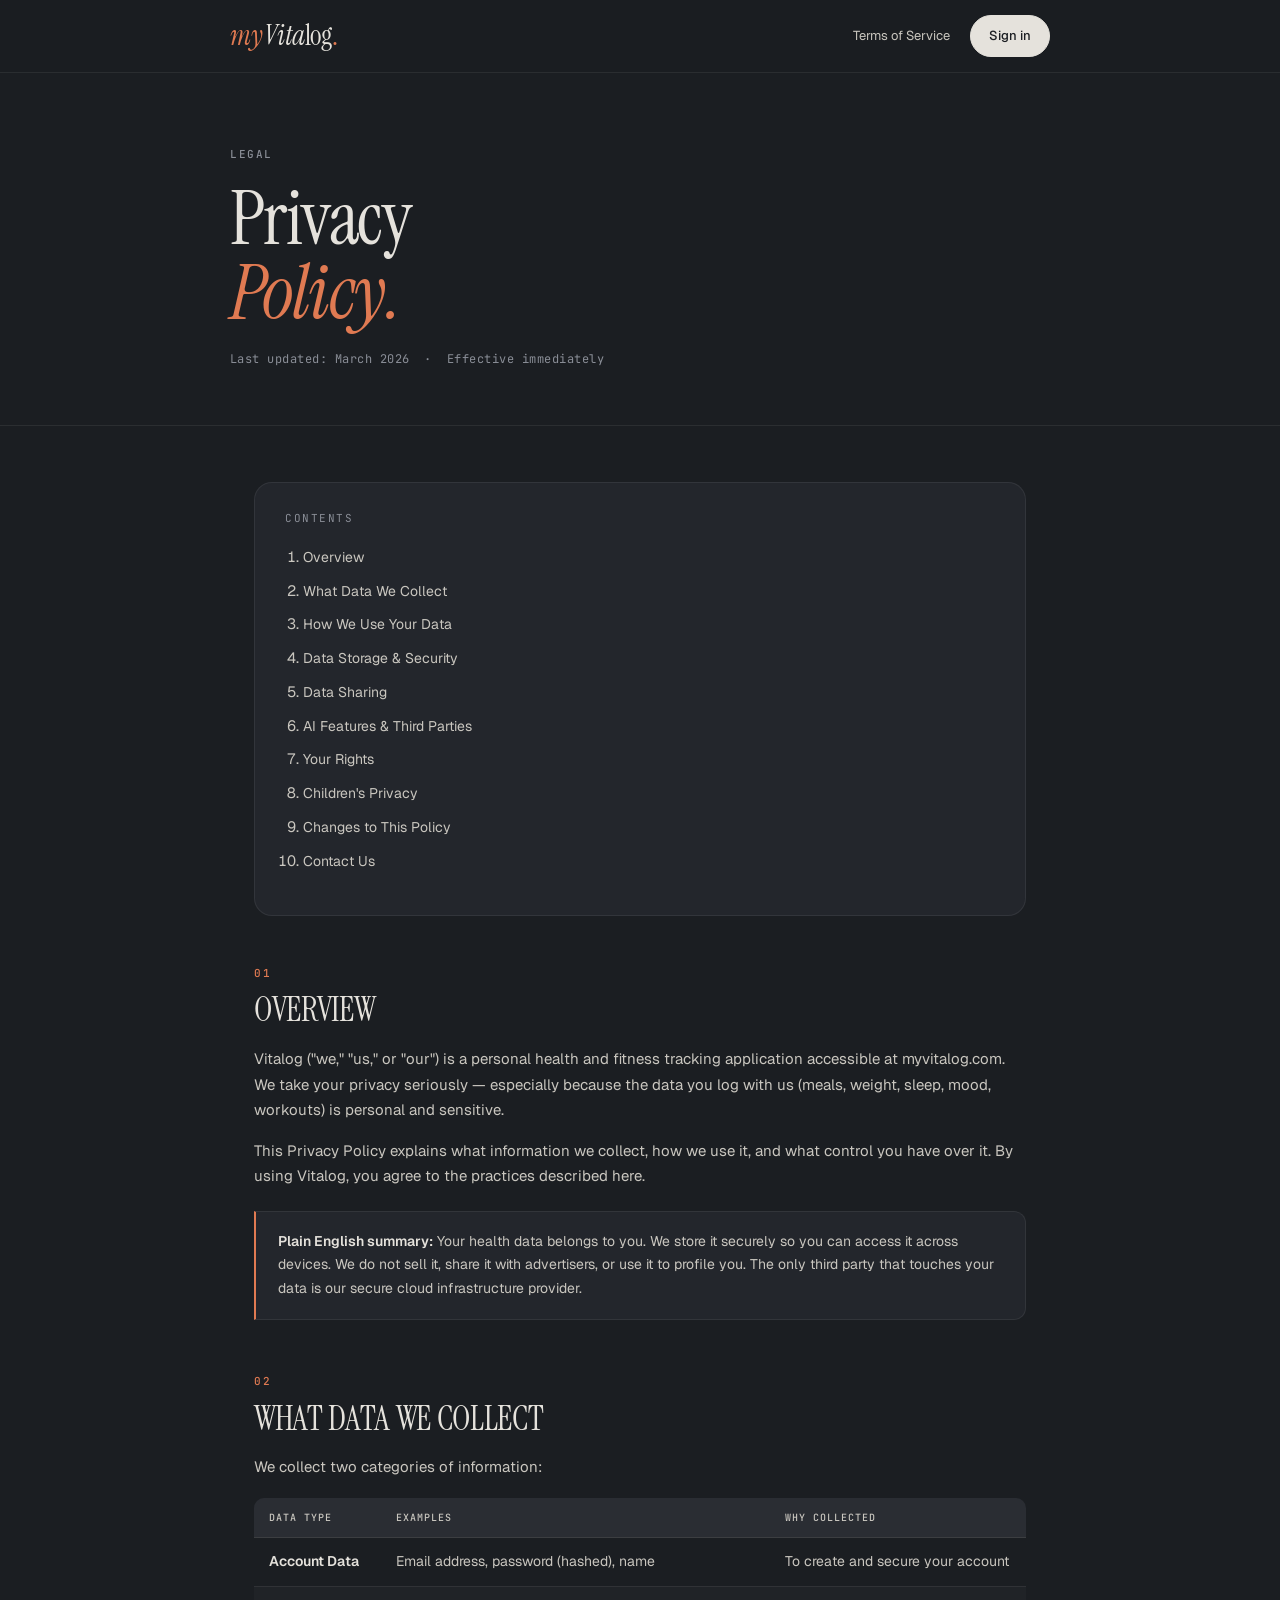
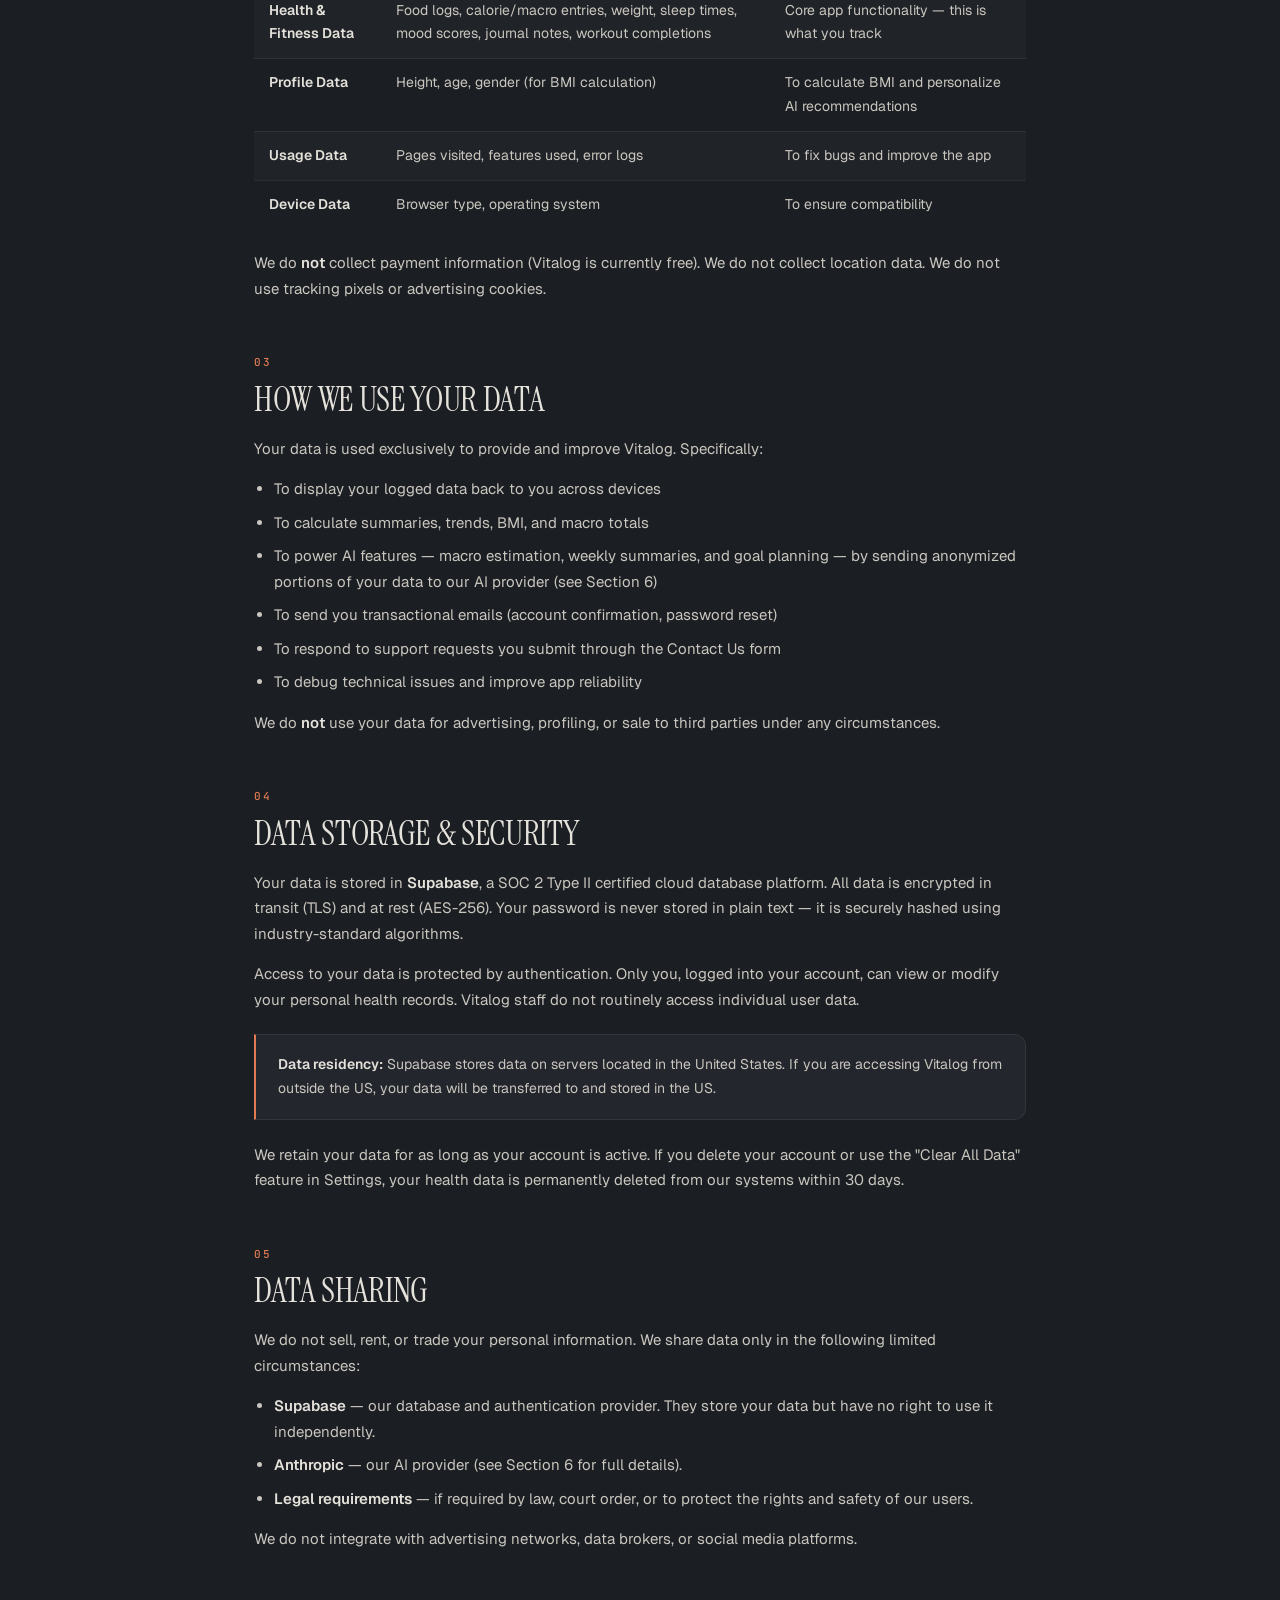
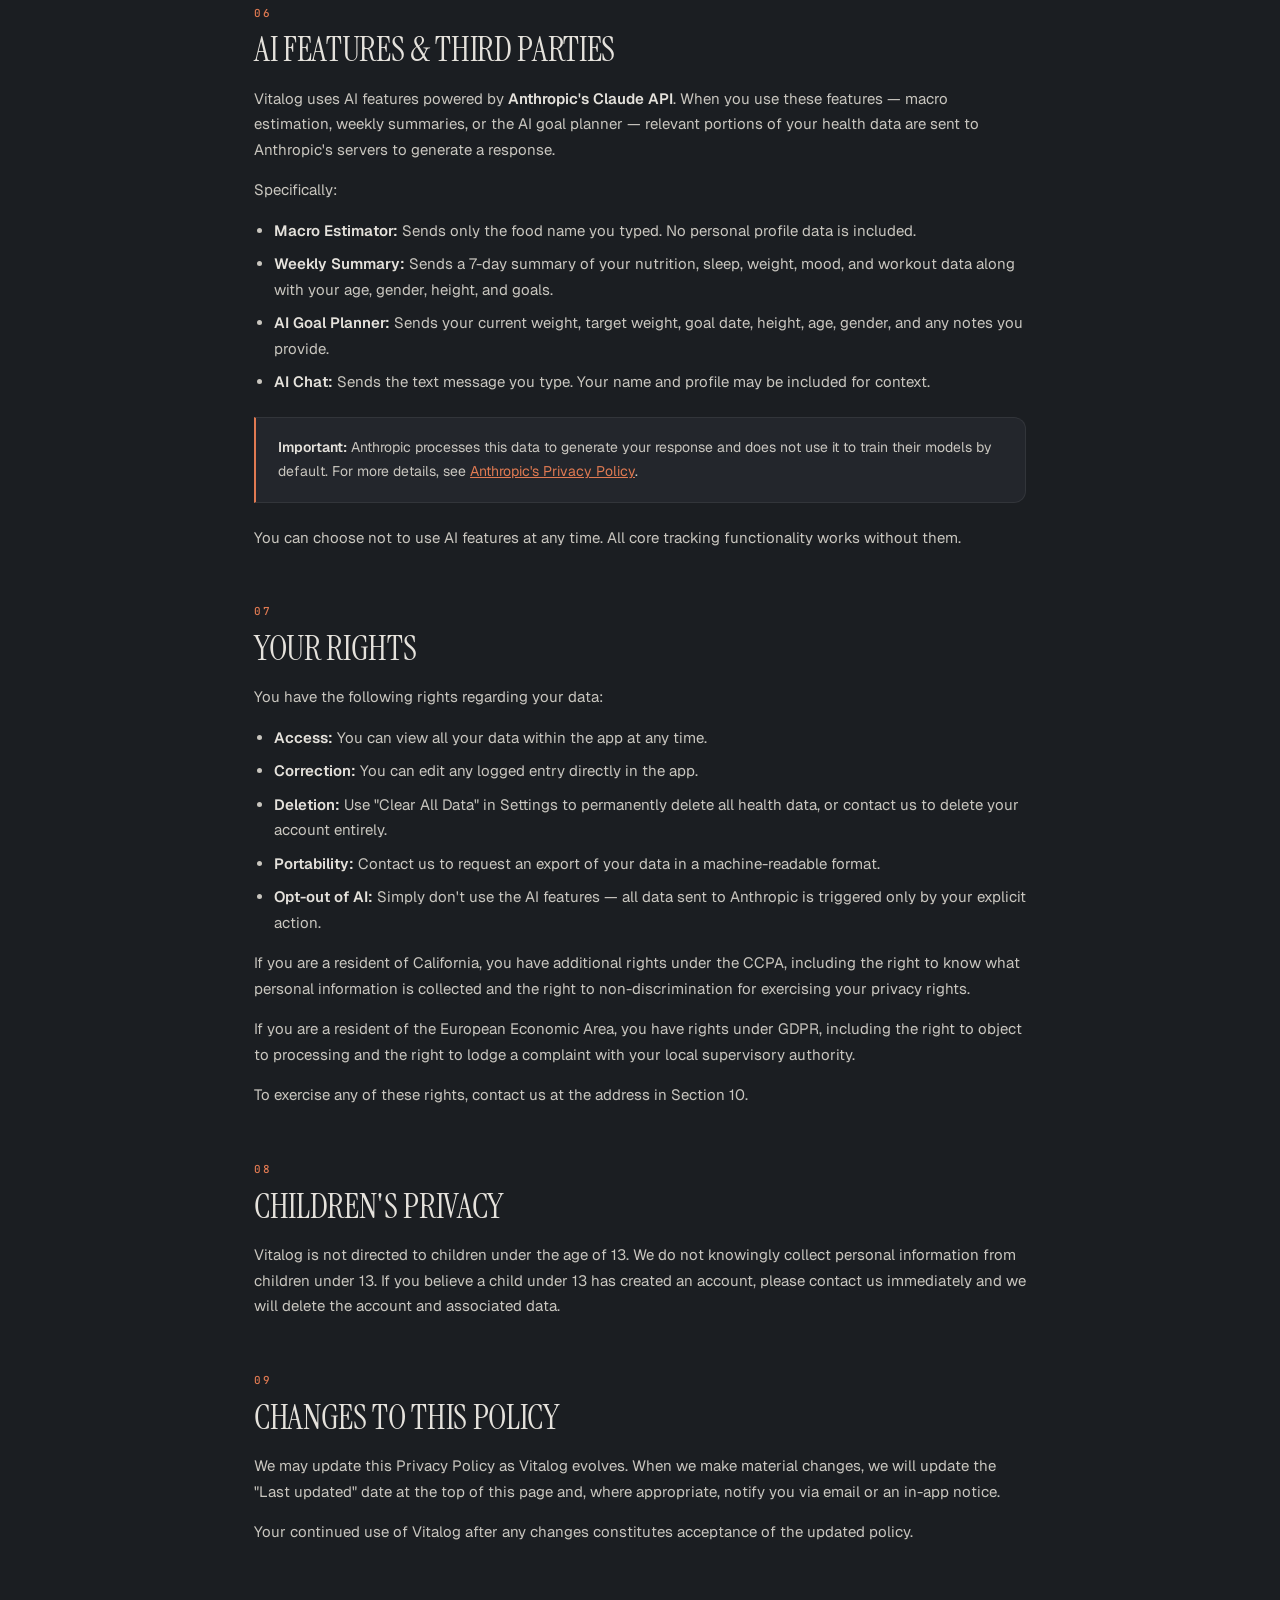
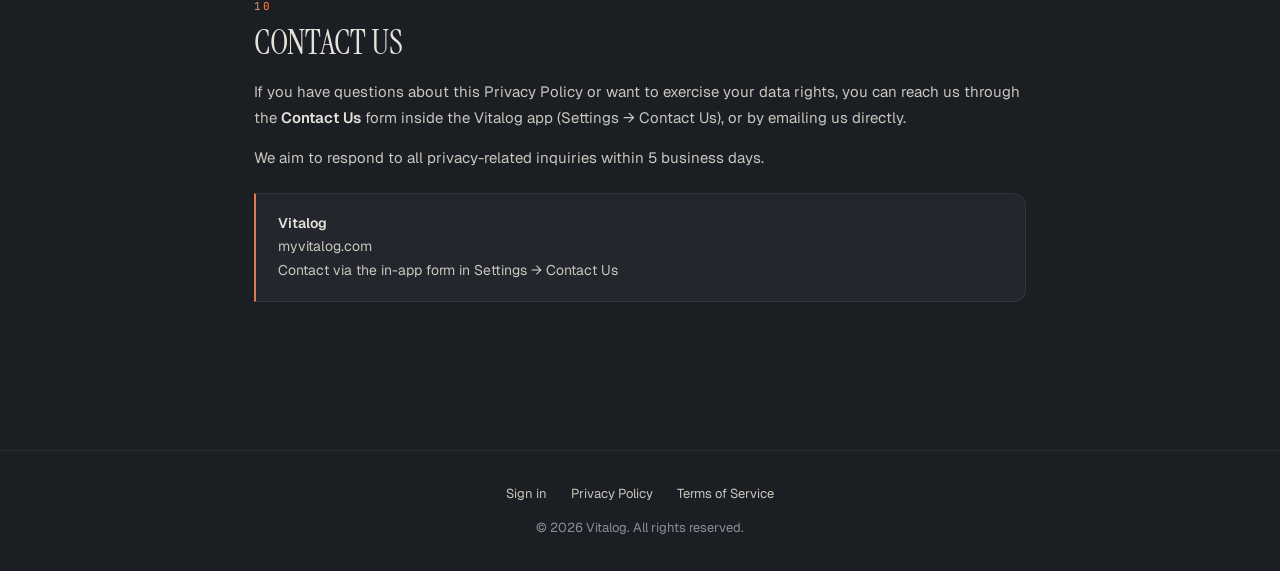
<file: privacy.html>
<!DOCTYPE html>
<html lang="en">
<head>
<meta charset="UTF-8">
<meta name="viewport" content="width=device-width, initial-scale=1.0">
<title>Privacy Policy — Vitalog</title>
<link rel="icon" href="data:image/svg+xml,<svg xmlns='http://www.w3.org/2000/svg' viewBox='0 0 100 100'><text y='.9em' font-size='90'>🏃</text></svg>">
<link rel="preconnect" href="https://fonts.googleapis.com">
<link rel="preconnect" href="https://fonts.gstatic.com" crossorigin>
<link href="https://fonts.googleapis.com/css2?family=Instrument+Serif:ital@0;1&family=Geist:wght@300;400;500;600&family=JetBrains+Mono:wght@400;500&display=swap" rel="stylesheet">
<style>
  :root, html {
    --bg:#1B1E22; --surface:#23262C; --surface-2:#2A2D33;
    --ink:#E5E2DC; --ink-soft:#C9C6BF; --muted:#8A8E97;
    --rule:rgba(229,226,220,.16); --rule-soft:rgba(229,226,220,.08);
    --accent:#E07A52; --accent-ink:#1B1E22; --chip:rgba(229,226,220,.06);
  }
  *{margin:0;padding:0;box-sizing:border-box}
  body{
    background:var(--bg); color:var(--ink);
    font-family:'Geist',ui-sans-serif,system-ui,sans-serif; font-weight:400;
    -webkit-font-smoothing:antialiased; -moz-osx-font-smoothing:grayscale;
    min-height:100vh; line-height:1.7;
  }
  ::selection{background:var(--accent);color:var(--accent-ink)}
  a{color:inherit}

  /* ── Header ── */
  header{
    background:color-mix(in oklab,var(--bg) 88%,transparent);
    backdrop-filter:blur(14px);
    border-bottom:.5px solid var(--rule-soft);
    position:sticky; top:0; z-index:100; padding:0 24px;
  }
  .header-inner{
    max-width:820px; margin:0 auto;
    display:flex; align-items:center; justify-content:space-between; height:72px;
  }
  .wordmark{
    display:inline-flex; align-items:baseline; gap:0; text-decoration:none;
    font-family:'Instrument Serif',serif; font-size:28px; line-height:1;
    letter-spacing:-.015em; color:var(--ink);
  }
  .wordmark .my{color:var(--accent);font-style:italic;margin-right:.08em}
  .wordmark .vita{font-style:italic}
  .wordmark .dot{color:var(--accent);margin-left:1px}
  .header-nav{display:flex; gap:20px; align-items:center}
  .header-nav a{
    font-size:13px; color:var(--ink-soft); text-decoration:none; transition:color .2s;
  }
  .header-nav a:hover{color:var(--ink)}
  .header-nav .cta{
    background:var(--ink); color:var(--bg);
    padding:9px 18px; border-radius:999px; font-size:13px; font-weight:500;
    border:.5px solid var(--ink); transition:background .2s,color .2s,border-color .2s;
  }
  .header-nav .cta:hover{background:var(--accent); color:var(--accent-ink); border-color:var(--accent)}

  /* ── Hero ── */
  .hero{
    background:var(--bg); border-bottom:.5px solid var(--rule-soft);
    padding:72px 24px 56px;
  }
  .hero-inner{max-width:820px; margin:0 auto}
  .hero-eyebrow{
    font-family:'JetBrains Mono',ui-monospace,monospace;
    font-size:11px; letter-spacing:.14em; text-transform:uppercase;
    color:var(--muted); font-weight:500; margin-bottom:18px;
  }
  .hero-title{
    font-family:'Instrument Serif',serif; font-weight:400;
    font-size:clamp(48px,7vw,76px); line-height:.98; letter-spacing:-.02em; margin-bottom:18px;
  }
  .hero-title em, .hero-title span{font-style:italic; color:var(--accent)}
  .hero-meta{
    font-family:'JetBrains Mono',monospace; font-size:12px;
    letter-spacing:.04em; color:var(--muted);
  }

  /* ── Content ── */
  .content{max-width:820px; margin:0 auto; padding:56px 24px 96px}
  .toc{
    background:var(--surface); border:.5px solid var(--rule-soft);
    border-radius:18px; padding:26px 30px; margin-bottom:48px;
  }
  .toc-title{
    font-family:'JetBrains Mono',monospace; font-size:11px;
    letter-spacing:.14em; text-transform:uppercase; color:var(--muted); margin-bottom:16px;
  }
  .toc ol{padding-left:18px; display:flex; flex-direction:column; gap:8px}
  .toc a{font-size:14px; color:var(--ink-soft); text-decoration:none; transition:color .2s}
  .toc a:hover{color:var(--accent)}

  section{margin-bottom:52px; scroll-margin-top:90px}
  .section-num{
    font-family:'JetBrains Mono',monospace; font-size:11px;
    letter-spacing:.14em; text-transform:uppercase; color:var(--accent);
    font-weight:500; margin-bottom:10px;
  }
  h2{
    font-family:'Instrument Serif',serif; font-weight:400;
    font-size:34px; letter-spacing:-.01em; line-height:1.05; margin-bottom:18px; color:var(--ink);
  }
  p{font-size:15px; color:var(--ink-soft); margin-bottom:15px}
  ul,ol{padding-left:20px; margin-bottom:15px; display:flex; flex-direction:column; gap:8px}
  li{font-size:15px; color:var(--ink-soft)}
  strong{font-weight:600; color:var(--ink)}

  .highlight-box{
    background:var(--surface); border:.5px solid var(--rule-soft);
    border-left:2px solid var(--accent); border-radius:0 12px 12px 0;
    padding:18px 22px; margin:22px 0; font-size:14px; color:var(--ink-soft); line-height:1.7;
  }
  .highlight-box strong{color:var(--ink)}

  .data-table{width:100%; border-collapse:collapse; margin:18px 0 22px; font-size:14px}
  .data-table th{
    background:var(--surface-2); color:var(--ink-soft);
    padding:11px 15px; text-align:left;
    font-family:'JetBrains Mono',monospace; font-size:10px;
    letter-spacing:.1em; text-transform:uppercase; font-weight:500;
    border-bottom:.5px solid var(--rule);
  }
  .data-table th:first-child{border-radius:10px 0 0 0}
  .data-table th:last-child{border-radius:0 10px 0 0}
  .data-table td{padding:12px 15px; border-bottom:.5px solid var(--rule-soft); color:var(--ink-soft); vertical-align:top}
  .data-table tr:last-child td{border-bottom:none}
  .data-table tr:nth-child(even) td{background:rgba(229,226,220,.025)}

  /* ── Footer ── */
  footer{
    background:var(--bg); border-top:.5px solid var(--rule-soft);
    color:var(--muted); padding:32px 24px; text-align:center; font-size:13px;
  }
  footer a{color:var(--ink-soft); text-decoration:none; transition:color .2s}
  footer a:hover{color:var(--accent)}
  .footer-links{display:flex; gap:24px; justify-content:center; margin-bottom:12px; flex-wrap:wrap}
</style>
</head>
<body>

<header>
  <div class="header-inner">
    <a href="index.html" class="wordmark" aria-label="myVitalog home"><span class="my">my</span><span class="vita">Vita</span><span>log</span><span class="dot">.</span></a>
    <nav class="header-nav">
      <a href="terms.html">Terms of Service</a>
      <a href="login.html" class="cta">Sign in</a>
    </nav>
  </div>
</header>

<div class="hero">
  <div class="hero-inner">
    <div class="hero-eyebrow">Legal</div>
    <div class="hero-title">Privacy<br><em>Policy.</em></div>
    <div class="hero-meta">Last updated: March 2026 &nbsp;·&nbsp; Effective immediately</div>
  </div>
</div>

<div class="content">

  <div class="toc">
    <div class="toc-title">Contents</div>
    <ol>
      <li><a href="#overview">Overview</a></li>
      <li><a href="#data-collected">What Data We Collect</a></li>
      <li><a href="#how-used">How We Use Your Data</a></li>
      <li><a href="#storage">Data Storage & Security</a></li>
      <li><a href="#sharing">Data Sharing</a></li>
      <li><a href="#ai">AI Features & Third Parties</a></li>
      <li><a href="#rights">Your Rights</a></li>
      <li><a href="#children">Children's Privacy</a></li>
      <li><a href="#changes">Changes to This Policy</a></li>
      <li><a href="#contact">Contact Us</a></li>
    </ol>
  </div>

  <section id="overview">
    <div class="section-num">01</div>
    <h2>OVERVIEW</h2>
    <p>Vitalog ("we," "us," or "our") is a personal health and fitness tracking application accessible at myvitalog.com. We take your privacy seriously — especially because the data you log with us (meals, weight, sleep, mood, workouts) is personal and sensitive.</p>
    <p>This Privacy Policy explains what information we collect, how we use it, and what control you have over it. By using Vitalog, you agree to the practices described here.</p>
    <div class="highlight-box">
      <strong>Plain English summary:</strong> Your health data belongs to you. We store it securely so you can access it across devices. We do not sell it, share it with advertisers, or use it to profile you. The only third party that touches your data is our secure cloud infrastructure provider.
    </div>
  </section>

  <section id="data-collected">
    <div class="section-num">02</div>
    <h2>WHAT DATA WE COLLECT</h2>
    <p>We collect two categories of information:</p>

    <table class="data-table">
      <thead>
        <tr>
          <th>Data Type</th>
          <th>Examples</th>
          <th>Why Collected</th>
        </tr>
      </thead>
      <tbody>
        <tr>
          <td><strong>Account Data</strong></td>
          <td>Email address, password (hashed), name</td>
          <td>To create and secure your account</td>
        </tr>
        <tr>
          <td><strong>Health & Fitness Data</strong></td>
          <td>Food logs, calorie/macro entries, weight, sleep times, mood scores, journal notes, workout completions</td>
          <td>Core app functionality — this is what you track</td>
        </tr>
        <tr>
          <td><strong>Profile Data</strong></td>
          <td>Height, age, gender (for BMI calculation)</td>
          <td>To calculate BMI and personalize AI recommendations</td>
        </tr>
        <tr>
          <td><strong>Usage Data</strong></td>
          <td>Pages visited, features used, error logs</td>
          <td>To fix bugs and improve the app</td>
        </tr>
        <tr>
          <td><strong>Device Data</strong></td>
          <td>Browser type, operating system</td>
          <td>To ensure compatibility</td>
        </tr>
      </tbody>
    </table>

    <p>We do <strong>not</strong> collect payment information (Vitalog is currently free). We do not collect location data. We do not use tracking pixels or advertising cookies.</p>
  </section>

  <section id="how-used">
    <div class="section-num">03</div>
    <h2>HOW WE USE YOUR DATA</h2>
    <p>Your data is used exclusively to provide and improve Vitalog. Specifically:</p>
    <ul>
      <li>To display your logged data back to you across devices</li>
      <li>To calculate summaries, trends, BMI, and macro totals</li>
      <li>To power AI features — macro estimation, weekly summaries, and goal planning — by sending anonymized portions of your data to our AI provider (see Section 6)</li>
      <li>To send you transactional emails (account confirmation, password reset)</li>
      <li>To respond to support requests you submit through the Contact Us form</li>
      <li>To debug technical issues and improve app reliability</li>
    </ul>
    <p>We do <strong>not</strong> use your data for advertising, profiling, or sale to third parties under any circumstances.</p>
  </section>

  <section id="storage">
    <div class="section-num">04</div>
    <h2>DATA STORAGE & SECURITY</h2>
    <p>Your data is stored in <strong>Supabase</strong>, a SOC 2 Type II certified cloud database platform. All data is encrypted in transit (TLS) and at rest (AES-256). Your password is never stored in plain text — it is securely hashed using industry-standard algorithms.</p>
    <p>Access to your data is protected by authentication. Only you, logged into your account, can view or modify your personal health records. Vitalog staff do not routinely access individual user data.</p>
    <div class="highlight-box">
      <strong>Data residency:</strong> Supabase stores data on servers located in the United States. If you are accessing Vitalog from outside the US, your data will be transferred to and stored in the US.
    </div>
    <p>We retain your data for as long as your account is active. If you delete your account or use the "Clear All Data" feature in Settings, your health data is permanently deleted from our systems within 30 days.</p>
  </section>

  <section id="sharing">
    <div class="section-num">05</div>
    <h2>DATA SHARING</h2>
    <p>We do not sell, rent, or trade your personal information. We share data only in the following limited circumstances:</p>
    <ul>
      <li><strong>Supabase</strong> — our database and authentication provider. They store your data but have no right to use it independently.</li>
      <li><strong>Anthropic</strong> — our AI provider (see Section 6 for full details).</li>
      <li><strong>Legal requirements</strong> — if required by law, court order, or to protect the rights and safety of our users.</li>
    </ul>
    <p>We do not integrate with advertising networks, data brokers, or social media platforms.</p>
  </section>

  <section id="ai">
    <div class="section-num">06</div>
    <h2>AI FEATURES & THIRD PARTIES</h2>
    <p>Vitalog uses AI features powered by <strong>Anthropic's Claude API</strong>. When you use these features — macro estimation, weekly summaries, or the AI goal planner — relevant portions of your health data are sent to Anthropic's servers to generate a response.</p>
    <p>Specifically:</p>
    <ul>
      <li><strong>Macro Estimator:</strong> Sends only the food name you typed. No personal profile data is included.</li>
      <li><strong>Weekly Summary:</strong> Sends a 7-day summary of your nutrition, sleep, weight, mood, and workout data along with your age, gender, height, and goals.</li>
      <li><strong>AI Goal Planner:</strong> Sends your current weight, target weight, goal date, height, age, gender, and any notes you provide.</li>
      <li><strong>AI Chat:</strong> Sends the text message you type. Your name and profile may be included for context.</li>
    </ul>
    <div class="highlight-box">
      <strong>Important:</strong> Anthropic processes this data to generate your response and does not use it to train their models by default. For more details, see <a href="https://www.anthropic.com/privacy" target="_blank" style="color:var(--accent)">Anthropic's Privacy Policy</a>.
    </div>
    <p>You can choose not to use AI features at any time. All core tracking functionality works without them.</p>
  </section>

  <section id="rights">
    <div class="section-num">07</div>
    <h2>YOUR RIGHTS</h2>
    <p>You have the following rights regarding your data:</p>
    <ul>
      <li><strong>Access:</strong> You can view all your data within the app at any time.</li>
      <li><strong>Correction:</strong> You can edit any logged entry directly in the app.</li>
      <li><strong>Deletion:</strong> Use "Clear All Data" in Settings to permanently delete all health data, or contact us to delete your account entirely.</li>
      <li><strong>Portability:</strong> Contact us to request an export of your data in a machine-readable format.</li>
      <li><strong>Opt-out of AI:</strong> Simply don't use the AI features — all data sent to Anthropic is triggered only by your explicit action.</li>
    </ul>
    <p>If you are a resident of California, you have additional rights under the CCPA, including the right to know what personal information is collected and the right to non-discrimination for exercising your privacy rights.</p>
    <p>If you are a resident of the European Economic Area, you have rights under GDPR, including the right to object to processing and the right to lodge a complaint with your local supervisory authority.</p>
    <p>To exercise any of these rights, contact us at the address in Section 10.</p>
  </section>

  <section id="children">
    <div class="section-num">08</div>
    <h2>CHILDREN'S PRIVACY</h2>
    <p>Vitalog is not directed to children under the age of 13. We do not knowingly collect personal information from children under 13. If you believe a child under 13 has created an account, please contact us immediately and we will delete the account and associated data.</p>
  </section>

  <section id="changes">
    <div class="section-num">09</div>
    <h2>CHANGES TO THIS POLICY</h2>
    <p>We may update this Privacy Policy as Vitalog evolves. When we make material changes, we will update the "Last updated" date at the top of this page and, where appropriate, notify you via email or an in-app notice.</p>
    <p>Your continued use of Vitalog after any changes constitutes acceptance of the updated policy.</p>
  </section>

  <section id="contact">
    <div class="section-num">10</div>
    <h2>CONTACT US</h2>
    <p>If you have questions about this Privacy Policy or want to exercise your data rights, you can reach us through the <strong>Contact Us</strong> form inside the Vitalog app (Settings → Contact Us), or by emailing us directly.</p>
    <p>We aim to respond to all privacy-related inquiries within 5 business days.</p>
    <div class="highlight-box">
      <strong>Vitalog</strong><br>
      myvitalog.com<br>
      Contact via the in-app form in Settings → Contact Us
    </div>
  </section>

</div>

<footer>
  <div class="footer-links">
    <a href="login.html">Sign in</a>
    <a href="privacy.html">Privacy Policy</a>
    <a href="terms.html">Terms of Service</a>
  </div>
  <div>© 2026 Vitalog. All rights reserved.</div>
</footer>

</body>
</html>
</file>
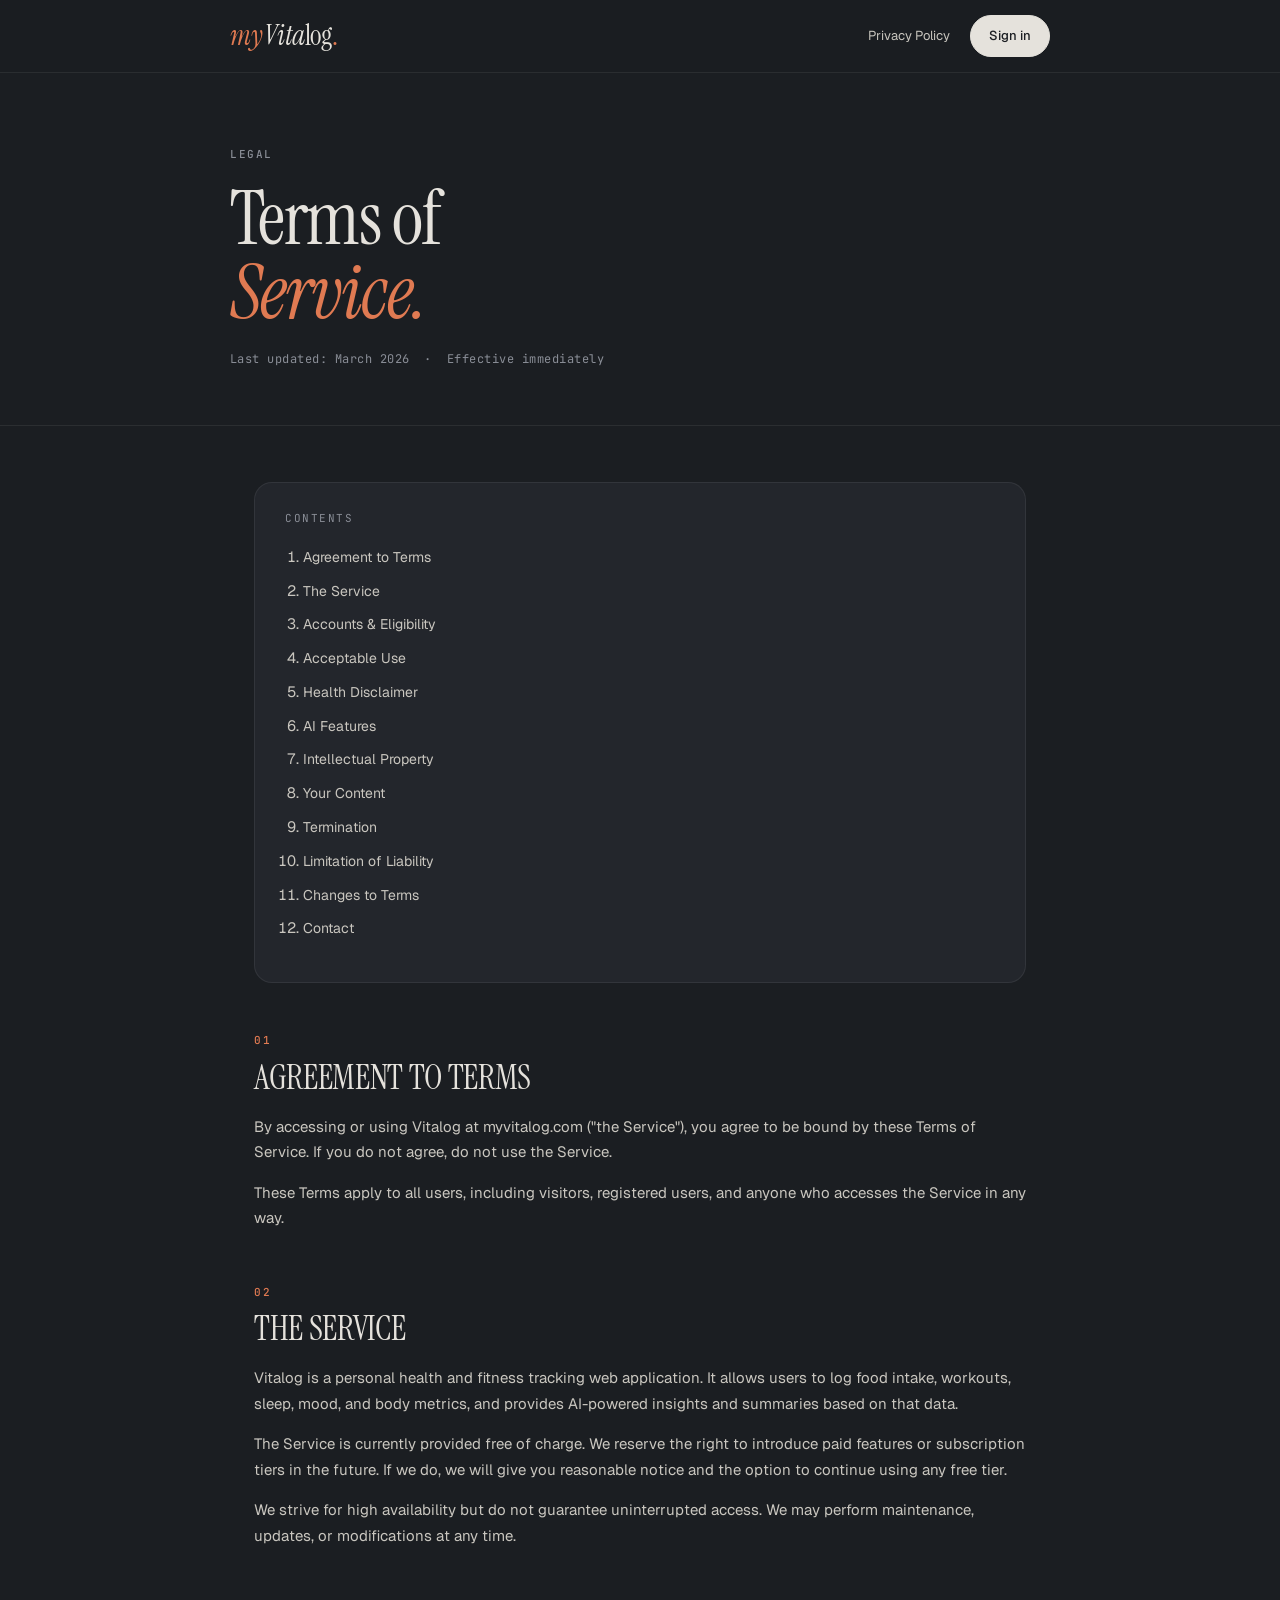
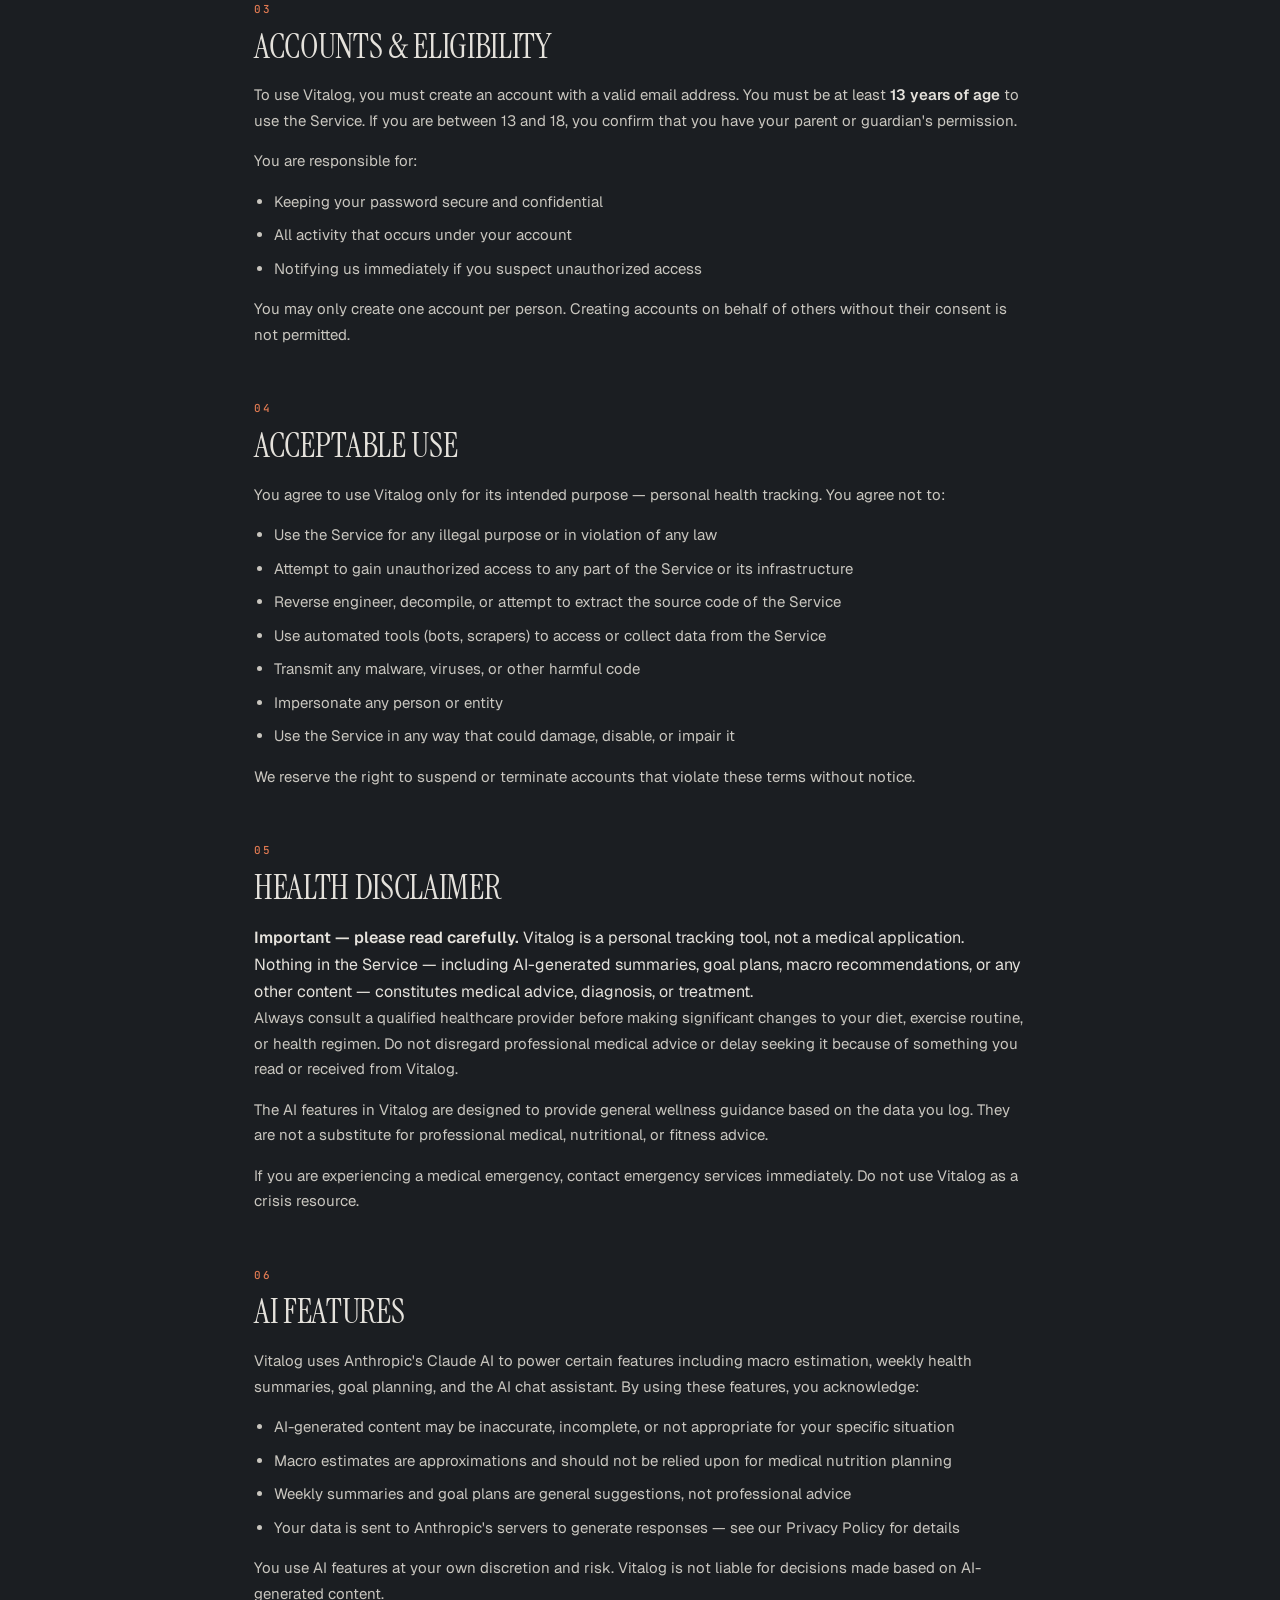
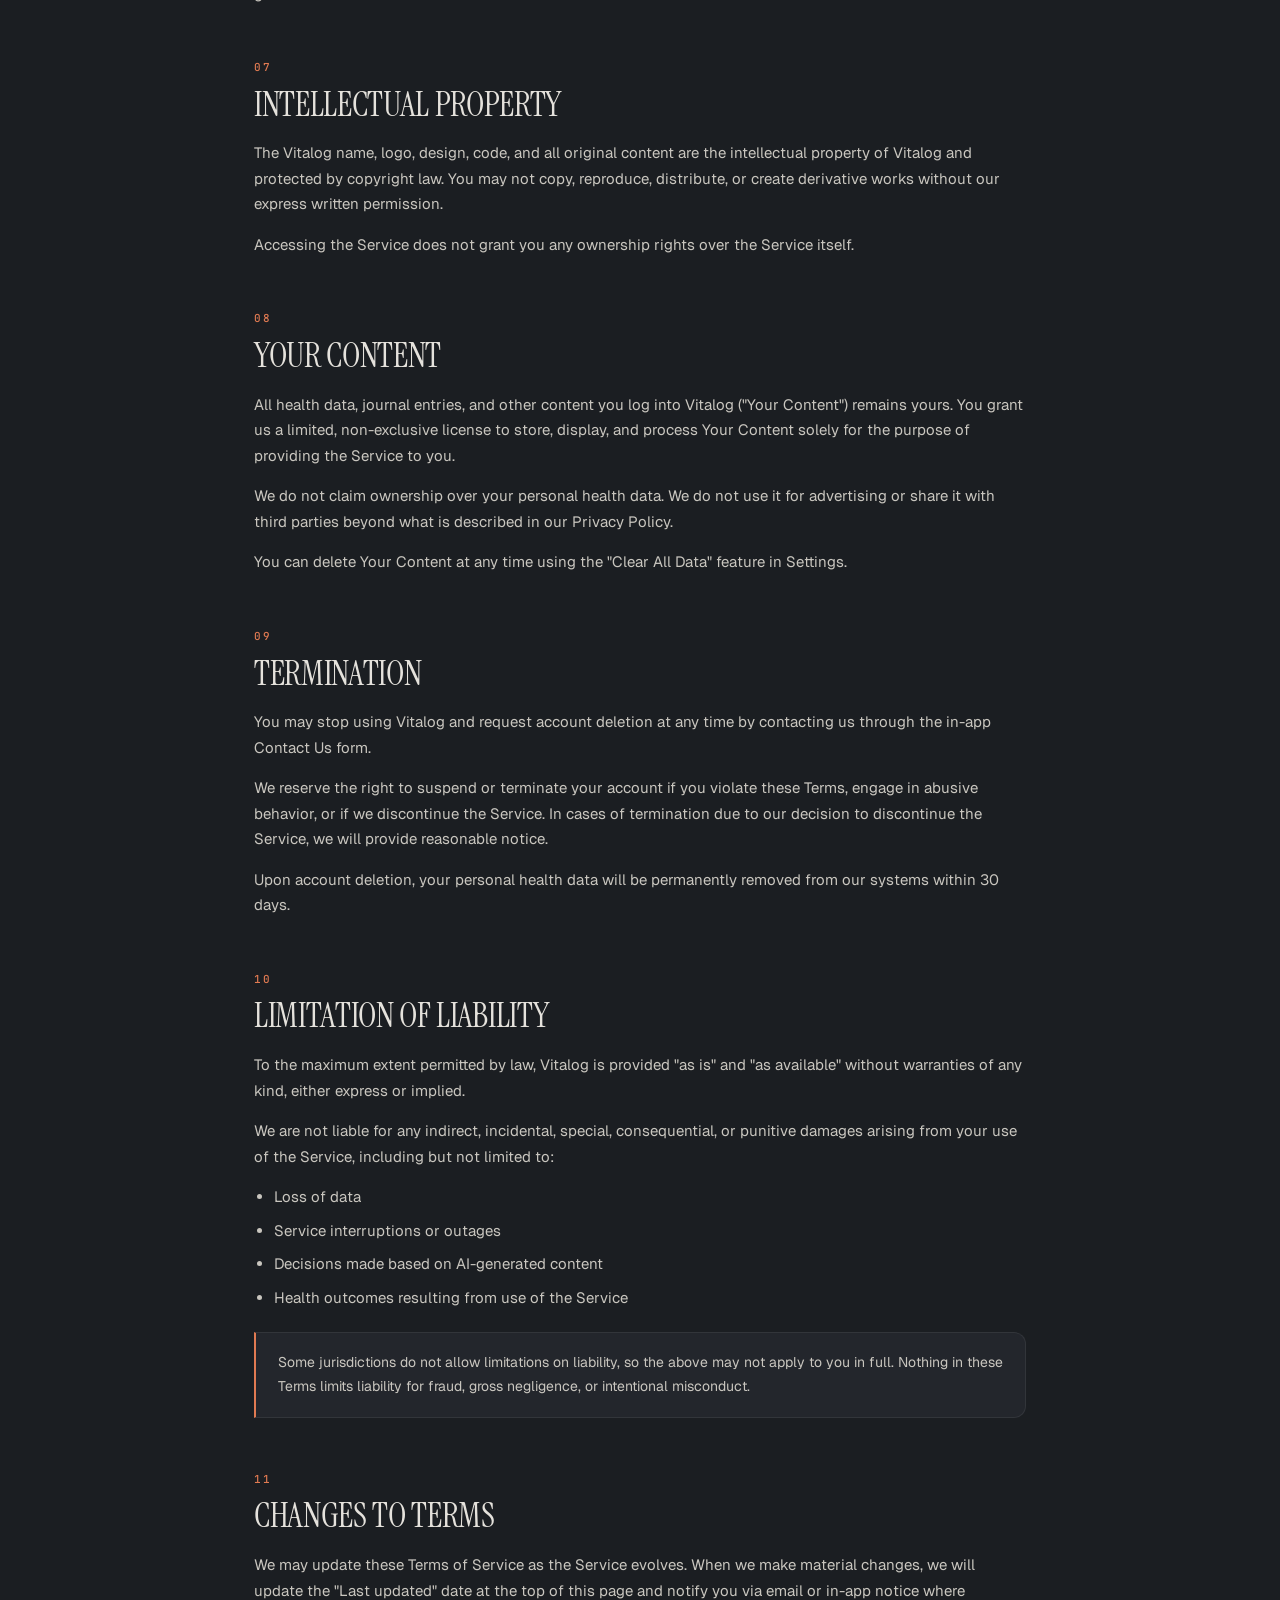
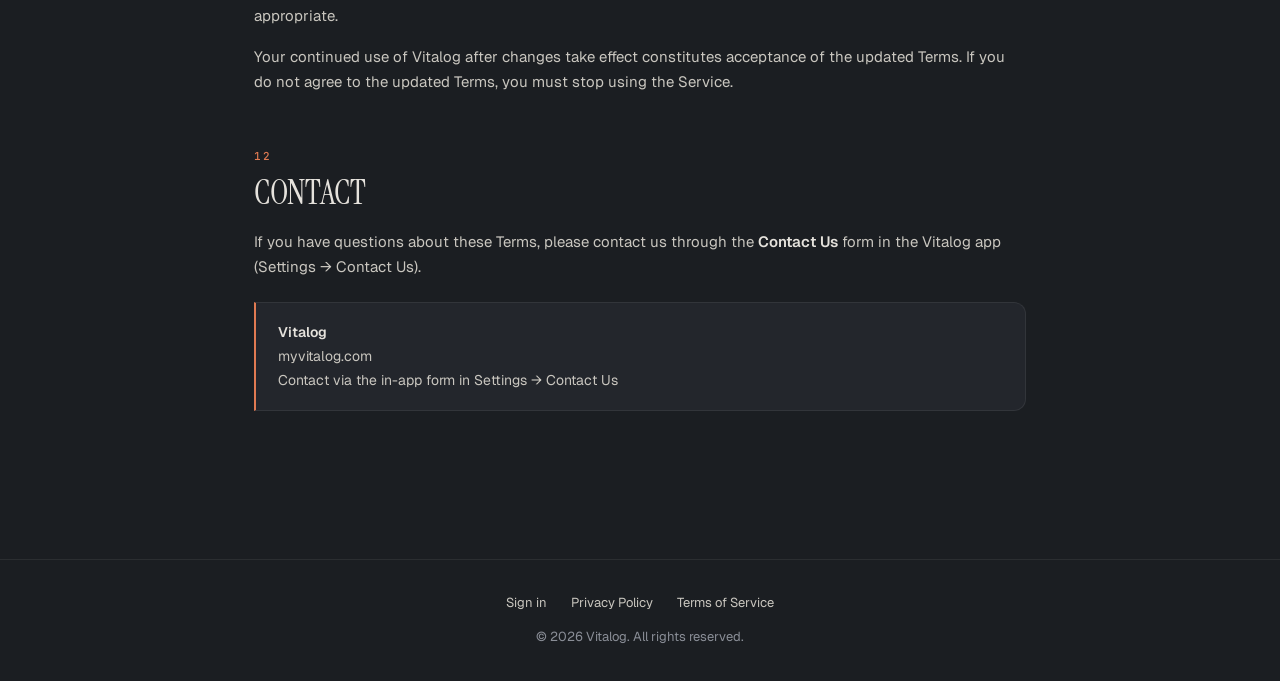
<file: terms.html>
<!DOCTYPE html>
<html lang="en">
<head>
<meta charset="UTF-8">
<meta name="viewport" content="width=device-width, initial-scale=1.0">
<title>Terms of Service — Vitalog</title>
<link rel="icon" href="data:image/svg+xml,<svg xmlns='http://www.w3.org/2000/svg' viewBox='0 0 100 100'><text y='.9em' font-size='90'>🏃</text></svg>">
<link rel="preconnect" href="https://fonts.googleapis.com">
<link rel="preconnect" href="https://fonts.gstatic.com" crossorigin>
<link href="https://fonts.googleapis.com/css2?family=Instrument+Serif:ital@0;1&family=Geist:wght@300;400;500;600&family=JetBrains+Mono:wght@400;500&display=swap" rel="stylesheet">
<style>
  :root, html {
    --bg:#1B1E22; --surface:#23262C; --surface-2:#2A2D33;
    --ink:#E5E2DC; --ink-soft:#C9C6BF; --muted:#8A8E97;
    --rule:rgba(229,226,220,.16); --rule-soft:rgba(229,226,220,.08);
    --accent:#E07A52; --accent-ink:#1B1E22; --chip:rgba(229,226,220,.06);
  }
  *{margin:0;padding:0;box-sizing:border-box}
  body{
    background:var(--bg); color:var(--ink);
    font-family:'Geist',ui-sans-serif,system-ui,sans-serif; font-weight:400;
    -webkit-font-smoothing:antialiased; -moz-osx-font-smoothing:grayscale;
    min-height:100vh; line-height:1.7;
  }
  ::selection{background:var(--accent);color:var(--accent-ink)}
  a{color:inherit}

  /* ── Header ── */
  header{
    background:color-mix(in oklab,var(--bg) 88%,transparent);
    backdrop-filter:blur(14px);
    border-bottom:.5px solid var(--rule-soft);
    position:sticky; top:0; z-index:100; padding:0 24px;
  }
  .header-inner{
    max-width:820px; margin:0 auto;
    display:flex; align-items:center; justify-content:space-between; height:72px;
  }
  .wordmark{
    display:inline-flex; align-items:baseline; gap:0; text-decoration:none;
    font-family:'Instrument Serif',serif; font-size:28px; line-height:1;
    letter-spacing:-.015em; color:var(--ink);
  }
  .wordmark .my{color:var(--accent);font-style:italic;margin-right:.08em}
  .wordmark .vita{font-style:italic}
  .wordmark .dot{color:var(--accent);margin-left:1px}
  .header-nav{display:flex; gap:20px; align-items:center}
  .header-nav a{
    font-size:13px; color:var(--ink-soft); text-decoration:none; transition:color .2s;
  }
  .header-nav a:hover{color:var(--ink)}
  .header-nav .cta{
    background:var(--ink); color:var(--bg);
    padding:9px 18px; border-radius:999px; font-size:13px; font-weight:500;
    border:.5px solid var(--ink); transition:background .2s,color .2s,border-color .2s;
  }
  .header-nav .cta:hover{background:var(--accent); color:var(--accent-ink); border-color:var(--accent)}

  /* ── Hero ── */
  .hero{
    background:var(--bg); border-bottom:.5px solid var(--rule-soft);
    padding:72px 24px 56px;
  }
  .hero-inner{max-width:820px; margin:0 auto}
  .hero-eyebrow{
    font-family:'JetBrains Mono',ui-monospace,monospace;
    font-size:11px; letter-spacing:.14em; text-transform:uppercase;
    color:var(--muted); font-weight:500; margin-bottom:18px;
  }
  .hero-title{
    font-family:'Instrument Serif',serif; font-weight:400;
    font-size:clamp(48px,7vw,76px); line-height:.98; letter-spacing:-.02em; margin-bottom:18px;
  }
  .hero-title em, .hero-title span{font-style:italic; color:var(--accent)}
  .hero-meta{
    font-family:'JetBrains Mono',monospace; font-size:12px;
    letter-spacing:.04em; color:var(--muted);
  }

  /* ── Content ── */
  .content{max-width:820px; margin:0 auto; padding:56px 24px 96px}
  .toc{
    background:var(--surface); border:.5px solid var(--rule-soft);
    border-radius:18px; padding:26px 30px; margin-bottom:48px;
  }
  .toc-title{
    font-family:'JetBrains Mono',monospace; font-size:11px;
    letter-spacing:.14em; text-transform:uppercase; color:var(--muted); margin-bottom:16px;
  }
  .toc ol{padding-left:18px; display:flex; flex-direction:column; gap:8px}
  .toc a{font-size:14px; color:var(--ink-soft); text-decoration:none; transition:color .2s}
  .toc a:hover{color:var(--accent)}

  section{margin-bottom:52px; scroll-margin-top:90px}
  .section-num{
    font-family:'JetBrains Mono',monospace; font-size:11px;
    letter-spacing:.14em; text-transform:uppercase; color:var(--accent);
    font-weight:500; margin-bottom:10px;
  }
  h2{
    font-family:'Instrument Serif',serif; font-weight:400;
    font-size:34px; letter-spacing:-.01em; line-height:1.05; margin-bottom:18px; color:var(--ink);
  }
  p{font-size:15px; color:var(--ink-soft); margin-bottom:15px}
  ul,ol{padding-left:20px; margin-bottom:15px; display:flex; flex-direction:column; gap:8px}
  li{font-size:15px; color:var(--ink-soft)}
  strong{font-weight:600; color:var(--ink)}

  .highlight-box{
    background:var(--surface); border:.5px solid var(--rule-soft);
    border-left:2px solid var(--accent); border-radius:0 12px 12px 0;
    padding:18px 22px; margin:22px 0; font-size:14px; color:var(--ink-soft); line-height:1.7;
  }
  .highlight-box strong{color:var(--ink)}

  .data-table{width:100%; border-collapse:collapse; margin:18px 0 22px; font-size:14px}
  .data-table th{
    background:var(--surface-2); color:var(--ink-soft);
    padding:11px 15px; text-align:left;
    font-family:'JetBrains Mono',monospace; font-size:10px;
    letter-spacing:.1em; text-transform:uppercase; font-weight:500;
    border-bottom:.5px solid var(--rule);
  }
  .data-table th:first-child{border-radius:10px 0 0 0}
  .data-table th:last-child{border-radius:0 10px 0 0}
  .data-table td{padding:12px 15px; border-bottom:.5px solid var(--rule-soft); color:var(--ink-soft); vertical-align:top}
  .data-table tr:last-child td{border-bottom:none}
  .data-table tr:nth-child(even) td{background:rgba(229,226,220,.025)}

  /* ── Footer ── */
  footer{
    background:var(--bg); border-top:.5px solid var(--rule-soft);
    color:var(--muted); padding:32px 24px; text-align:center; font-size:13px;
  }
  footer a{color:var(--ink-soft); text-decoration:none; transition:color .2s}
  footer a:hover{color:var(--accent)}
  .footer-links{display:flex; gap:24px; justify-content:center; margin-bottom:12px; flex-wrap:wrap}
</style>
</head>
<body>

<header>
  <div class="header-inner">
    <a href="index.html" class="wordmark" aria-label="myVitalog home"><span class="my">my</span><span class="vita">Vita</span><span>log</span><span class="dot">.</span></a>
    <nav class="header-nav">
      <a href="privacy.html">Privacy Policy</a>
      <a href="login.html" class="cta">Sign in</a>
    </nav>
  </div>
</header>

<div class="hero">
  <div class="hero-inner">
    <div class="hero-eyebrow">Legal</div>
    <div class="hero-title">Terms of<br><em>Service.</em></div>
    <div class="hero-meta">Last updated: March 2026 &nbsp;·&nbsp; Effective immediately</div>
  </div>
</div>

<div class="content">

  <div class="toc">
    <div class="toc-title">Contents</div>
    <ol>
      <li><a href="#agreement">Agreement to Terms</a></li>
      <li><a href="#service">The Service</a></li>
      <li><a href="#accounts">Accounts & Eligibility</a></li>
      <li><a href="#acceptable">Acceptable Use</a></li>
      <li><a href="#health">Health Disclaimer</a></li>
      <li><a href="#ai-terms">AI Features</a></li>
      <li><a href="#ip">Intellectual Property</a></li>
      <li><a href="#your-content">Your Content</a></li>
      <li><a href="#termination">Termination</a></li>
      <li><a href="#liability">Limitation of Liability</a></li>
      <li><a href="#changes">Changes to Terms</a></li>
      <li><a href="#contact">Contact</a></li>
    </ol>
  </div>

  <section id="agreement">
    <div class="section-num">01</div>
    <h2>AGREEMENT TO TERMS</h2>
    <p>By accessing or using Vitalog at myvitalog.com ("the Service"), you agree to be bound by these Terms of Service. If you do not agree, do not use the Service.</p>
    <p>These Terms apply to all users, including visitors, registered users, and anyone who accesses the Service in any way.</p>
  </section>

  <section id="service">
    <div class="section-num">02</div>
    <h2>THE SERVICE</h2>
    <p>Vitalog is a personal health and fitness tracking web application. It allows users to log food intake, workouts, sleep, mood, and body metrics, and provides AI-powered insights and summaries based on that data.</p>
    <p>The Service is currently provided free of charge. We reserve the right to introduce paid features or subscription tiers in the future. If we do, we will give you reasonable notice and the option to continue using any free tier.</p>
    <p>We strive for high availability but do not guarantee uninterrupted access. We may perform maintenance, updates, or modifications at any time.</p>
  </section>

  <section id="accounts">
    <div class="section-num">03</div>
    <h2>ACCOUNTS & ELIGIBILITY</h2>
    <p>To use Vitalog, you must create an account with a valid email address. You must be at least <strong>13 years of age</strong> to use the Service. If you are between 13 and 18, you confirm that you have your parent or guardian's permission.</p>
    <p>You are responsible for:</p>
    <ul>
      <li>Keeping your password secure and confidential</li>
      <li>All activity that occurs under your account</li>
      <li>Notifying us immediately if you suspect unauthorized access</li>
    </ul>
    <p>You may only create one account per person. Creating accounts on behalf of others without their consent is not permitted.</p>
  </section>

  <section id="acceptable">
    <div class="section-num">04</div>
    <h2>ACCEPTABLE USE</h2>
    <p>You agree to use Vitalog only for its intended purpose — personal health tracking. You agree not to:</p>
    <ul>
      <li>Use the Service for any illegal purpose or in violation of any law</li>
      <li>Attempt to gain unauthorized access to any part of the Service or its infrastructure</li>
      <li>Reverse engineer, decompile, or attempt to extract the source code of the Service</li>
      <li>Use automated tools (bots, scrapers) to access or collect data from the Service</li>
      <li>Transmit any malware, viruses, or other harmful code</li>
      <li>Impersonate any person or entity</li>
      <li>Use the Service in any way that could damage, disable, or impair it</li>
    </ul>
    <p>We reserve the right to suspend or terminate accounts that violate these terms without notice.</p>
  </section>

  <section id="health">
    <div class="section-num">05</div>
    <h2>HEALTH DISCLAIMER</h2>
    <div class="warning-box">
      <strong>Important — please read carefully.</strong> Vitalog is a personal tracking tool, not a medical application. Nothing in the Service — including AI-generated summaries, goal plans, macro recommendations, or any other content — constitutes medical advice, diagnosis, or treatment.
    </div>
    <p>Always consult a qualified healthcare provider before making significant changes to your diet, exercise routine, or health regimen. Do not disregard professional medical advice or delay seeking it because of something you read or received from Vitalog.</p>
    <p>The AI features in Vitalog are designed to provide general wellness guidance based on the data you log. They are not a substitute for professional medical, nutritional, or fitness advice.</p>
    <p>If you are experiencing a medical emergency, contact emergency services immediately. Do not use Vitalog as a crisis resource.</p>
  </section>

  <section id="ai-terms">
    <div class="section-num">06</div>
    <h2>AI FEATURES</h2>
    <p>Vitalog uses Anthropic's Claude AI to power certain features including macro estimation, weekly health summaries, goal planning, and the AI chat assistant. By using these features, you acknowledge:</p>
    <ul>
      <li>AI-generated content may be inaccurate, incomplete, or not appropriate for your specific situation</li>
      <li>Macro estimates are approximations and should not be relied upon for medical nutrition planning</li>
      <li>Weekly summaries and goal plans are general suggestions, not professional advice</li>
      <li>Your data is sent to Anthropic's servers to generate responses — see our Privacy Policy for details</li>
    </ul>
    <p>You use AI features at your own discretion and risk. Vitalog is not liable for decisions made based on AI-generated content.</p>
  </section>

  <section id="ip">
    <div class="section-num">07</div>
    <h2>INTELLECTUAL PROPERTY</h2>
    <p>The Vitalog name, logo, design, code, and all original content are the intellectual property of Vitalog and protected by copyright law. You may not copy, reproduce, distribute, or create derivative works without our express written permission.</p>
    <p>Accessing the Service does not grant you any ownership rights over the Service itself.</p>
  </section>

  <section id="your-content">
    <div class="section-num">08</div>
    <h2>YOUR CONTENT</h2>
    <p>All health data, journal entries, and other content you log into Vitalog ("Your Content") remains yours. You grant us a limited, non-exclusive license to store, display, and process Your Content solely for the purpose of providing the Service to you.</p>
    <p>We do not claim ownership over your personal health data. We do not use it for advertising or share it with third parties beyond what is described in our Privacy Policy.</p>
    <p>You can delete Your Content at any time using the "Clear All Data" feature in Settings.</p>
  </section>

  <section id="termination">
    <div class="section-num">09</div>
    <h2>TERMINATION</h2>
    <p>You may stop using Vitalog and request account deletion at any time by contacting us through the in-app Contact Us form.</p>
    <p>We reserve the right to suspend or terminate your account if you violate these Terms, engage in abusive behavior, or if we discontinue the Service. In cases of termination due to our decision to discontinue the Service, we will provide reasonable notice.</p>
    <p>Upon account deletion, your personal health data will be permanently removed from our systems within 30 days.</p>
  </section>

  <section id="liability">
    <div class="section-num">10</div>
    <h2>LIMITATION OF LIABILITY</h2>
    <p>To the maximum extent permitted by law, Vitalog is provided "as is" and "as available" without warranties of any kind, either express or implied.</p>
    <p>We are not liable for any indirect, incidental, special, consequential, or punitive damages arising from your use of the Service, including but not limited to:</p>
    <ul>
      <li>Loss of data</li>
      <li>Service interruptions or outages</li>
      <li>Decisions made based on AI-generated content</li>
      <li>Health outcomes resulting from use of the Service</li>
    </ul>
    <div class="highlight-box">
      Some jurisdictions do not allow limitations on liability, so the above may not apply to you in full. Nothing in these Terms limits liability for fraud, gross negligence, or intentional misconduct.
    </div>
  </section>

  <section id="changes">
    <div class="section-num">11</div>
    <h2>CHANGES TO TERMS</h2>
    <p>We may update these Terms of Service as the Service evolves. When we make material changes, we will update the "Last updated" date at the top of this page and notify you via email or in-app notice where appropriate.</p>
    <p>Your continued use of Vitalog after changes take effect constitutes acceptance of the updated Terms. If you do not agree to the updated Terms, you must stop using the Service.</p>
  </section>

  <section id="contact">
    <div class="section-num">12</div>
    <h2>CONTACT</h2>
    <p>If you have questions about these Terms, please contact us through the <strong>Contact Us</strong> form in the Vitalog app (Settings → Contact Us).</p>
    <div class="highlight-box">
      <strong>Vitalog</strong><br>
      myvitalog.com<br>
      Contact via the in-app form in Settings → Contact Us
    </div>
  </section>

</div>

<footer>
  <div class="footer-links">
    <a href="login.html">Sign in</a>
    <a href="privacy.html">Privacy Policy</a>
    <a href="terms.html">Terms of Service</a>
  </div>
  <div>© 2026 Vitalog. All rights reserved.</div>
</footer>

</body>
</html>
</file>
